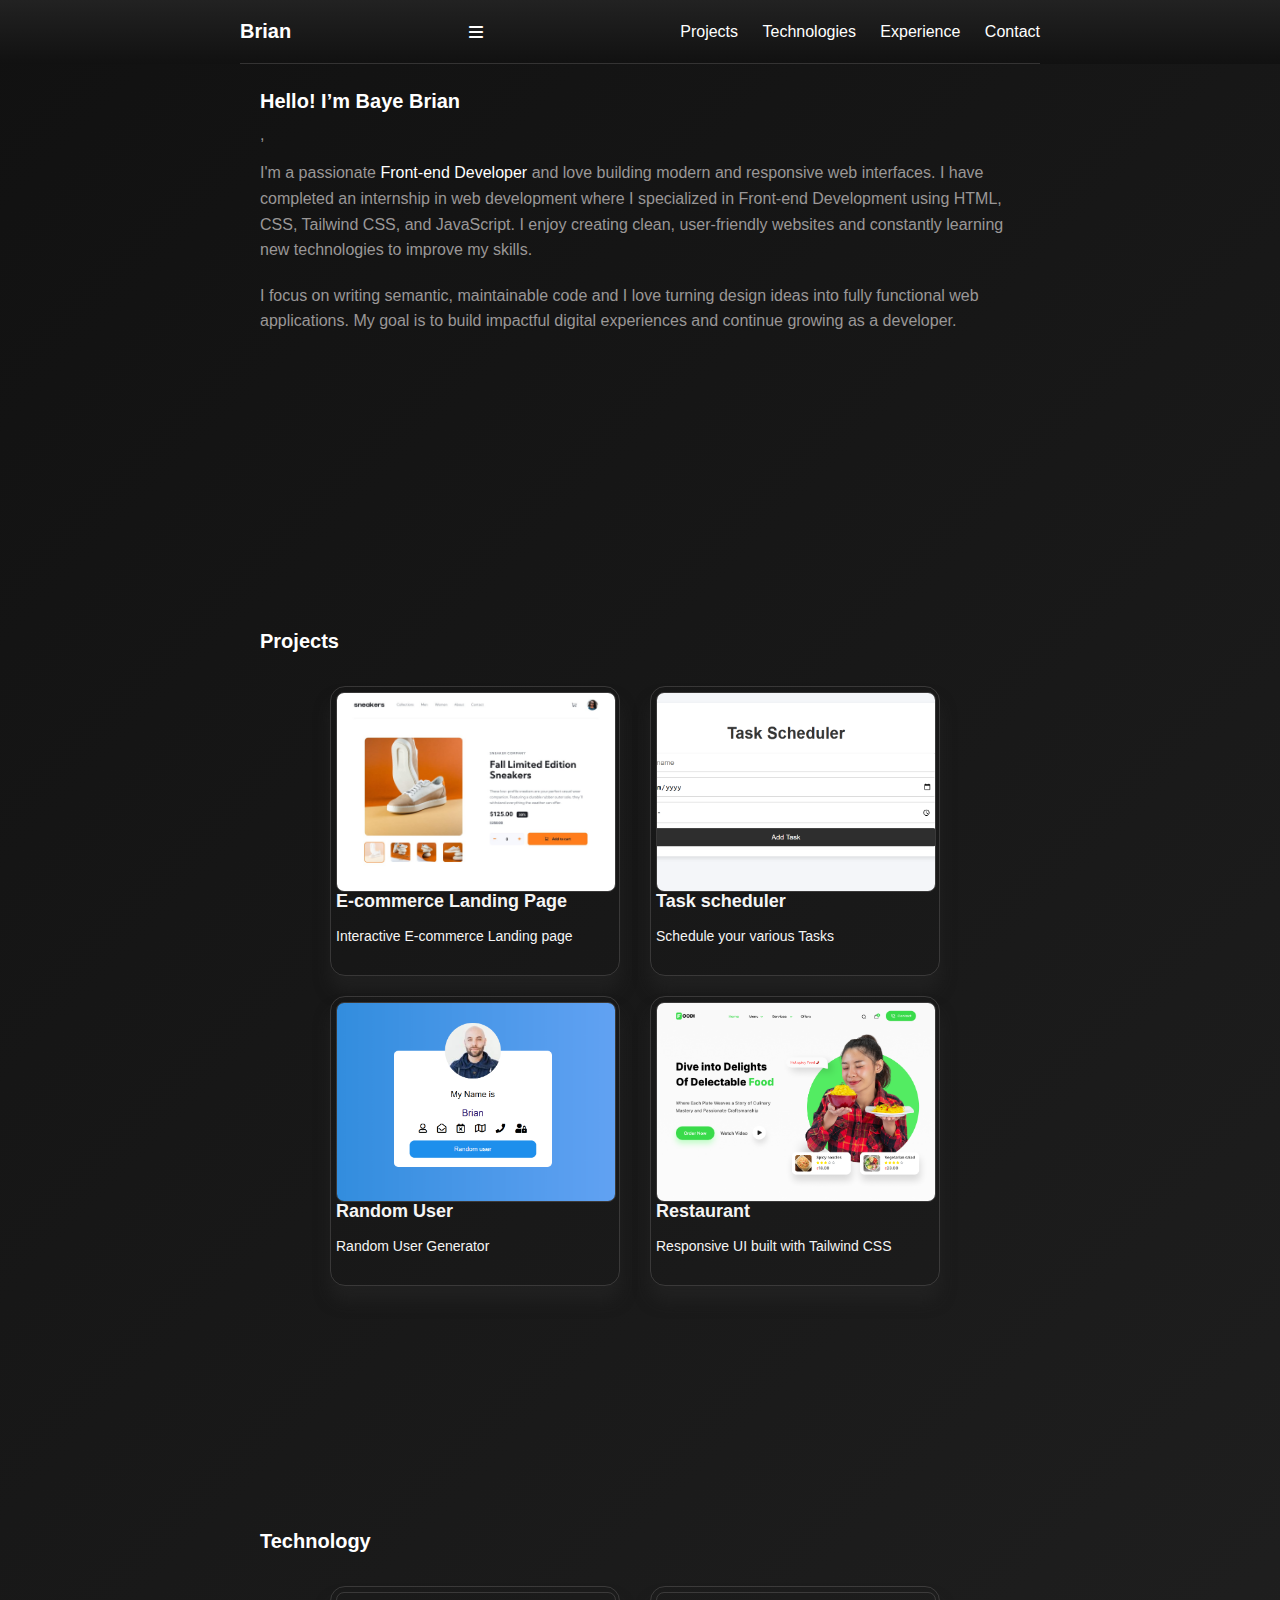
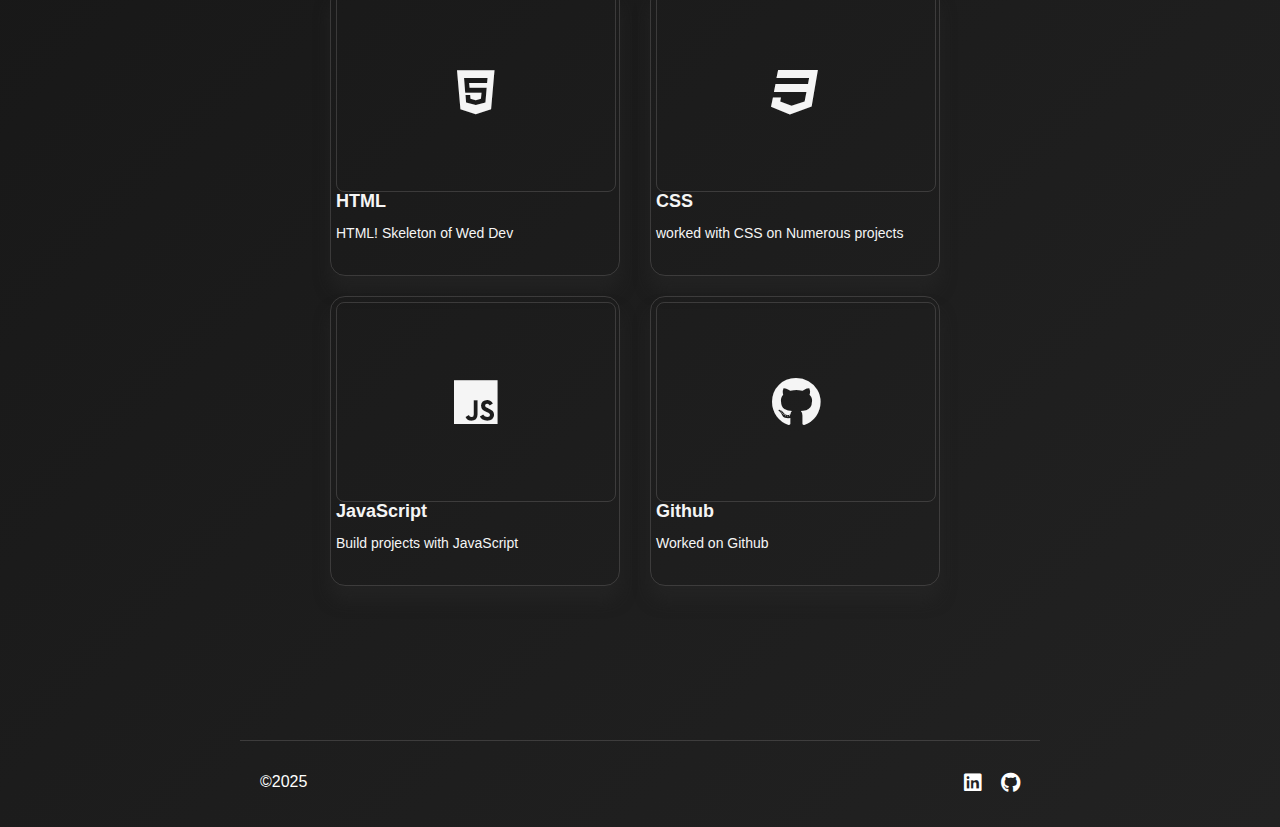
<file: index.html>
<!DOCTYPE html>
<html lang="en">
<head>
  <meta charset="UTF-8">
  <meta name="viewport" content="width=device-width, initial-scale=1.0">
  <title>Portfolio</title>
  <link rel="stylesheet" href="https://cdnjs.cloudflare.com/ajax/libs/font-awesome/6.5.0/css/all.min.css">
  <link rel="stylesheet" href="style.css">
</head>
<body>
  <header>
    <div class="container navbar">
      <div class="logo" ><a href="index.html">Brian</a></div>
      <i class="fas fa-bars" class="bar" ></i>
      <i class="fas fa-xmark"></i>
      <nav>
        <a href="project.html">Projects</a>
        <a href="skill.html">Technologies</a>
        <a href="experience.html">Experience</a>
        <a href="contact.html">Contact</a>
      </nav>
    </div>
    <div class="line"></div>
  </header>
<main>
    <section class="container1">
    <h1>Hello! I’m Baye Brian</h1>, 
    <p>I'm a passionate <span class="white"> Front-end Developer</span> and love building modern and responsive web interfaces. I have completed an internship in web development where I specialized in Front-end Development using HTML, CSS, Tailwind CSS, and JavaScript. I enjoy creating clean, user-friendly websites and constantly learning new technologies to improve my skills.</p>

    <p>I focus on writing semantic, maintainable code and I love turning design ideas into fully functional web applications. My goal is to build impactful digital experiences and continue growing as a developer.</p>
     
  </section>
  <section class="container2">
    <h1>Projects</h1>
    <div class="grid">
        <div class="project" onClick="window.location.href='https://learn-js-brian.vercel.app/';">
            <div class="imgb">
              <img src="../images/desktop-design.jpg" alt="">
            </div>
            <h3>E-commerce Landing Page</h3>
            <p>Interactive E-commerce Landing page</p>
        </div>
         <div class="project" onclick="window.location.href='https://task-scheduler-seven-orpin.vercel.app/';">
            <div class="imgb">
              <img src="../images/task.PNG" alt="">
            </div>
            <h3>Task scheduler</h3>
            <p>Schedule your various Tasks</p>
        </div>
         <div class="project" onclick="window.location.href='https://random-user-git-main-baye-brian-s-projects.vercel.app/';">
            <div class="imgb">
              <img src="../images/user.PNG" alt="">
            </div>
            <h3>Random User</h3>
            <p>Random User Generator</p>
        </div>
         <div class="project" onclick="window.location.href='https://brianrestaurant.netlify.app/';">
            <div class="imgb">
              <img src="../images/Resturent website.png" alt="">
            </div>
            <h3>Restaurant</h3>
            <p>Responsive UI built with Tailwind CSS</p>
        </div>
    </div>
  </section>
  <section class="container3">
     <h1>Technology</h1>
    </div>
    <div class="grid">
        <div class="projects">
            <div class="icx">
              <i class="fa-brands fa-html5"></i>
            </div>
            <h2>HTML</h2>
            <p>HTML! Skeleton of Wed Dev</p>
        </div>
        <div class="projects">
            <div class="icx">
              <i class="fa-brands fa-css3"></i>
            </div>
            <h2>CSS</h2>
            <p>worked with CSS on Numerous projects</p>
        </div>
        <div class="projects">
            <div class="icx">
              <i class="fa-brands fa-js"></i>
            </div>
            <h2>JavaScript</h2>
            <p>Build projects with JavaScript</p>
        </div>
        <div class="projects">
            <div class="icx">
              <i class="fa-brands fa-github"></i>
            </div>
            <h2>Github</h2>
            <p>Worked on Github</p>
        </div>
    </div>
  </section>
    <div class="line"></div>
</main>

<footer>
 <div class="foot">
   <p>&copy;2025</p>
    <div class="icon">
        <a href="https://www.linkedin.com/in/baye-brian-208a85350?utm_source=share&utm_campaign=share_via&utm_content=profile&utm_medium=android_app" target="_blank"><i class="fa-brands fa-linkedin"></i></a>
        <a href="https://github.com/Baye-Brian1" target="_blank"><i class="fa-brands fa-github"></i></a>
    </div>   
 </div>
</footer>
<script src="../script.js"></script>
</body>
</html>
</file>
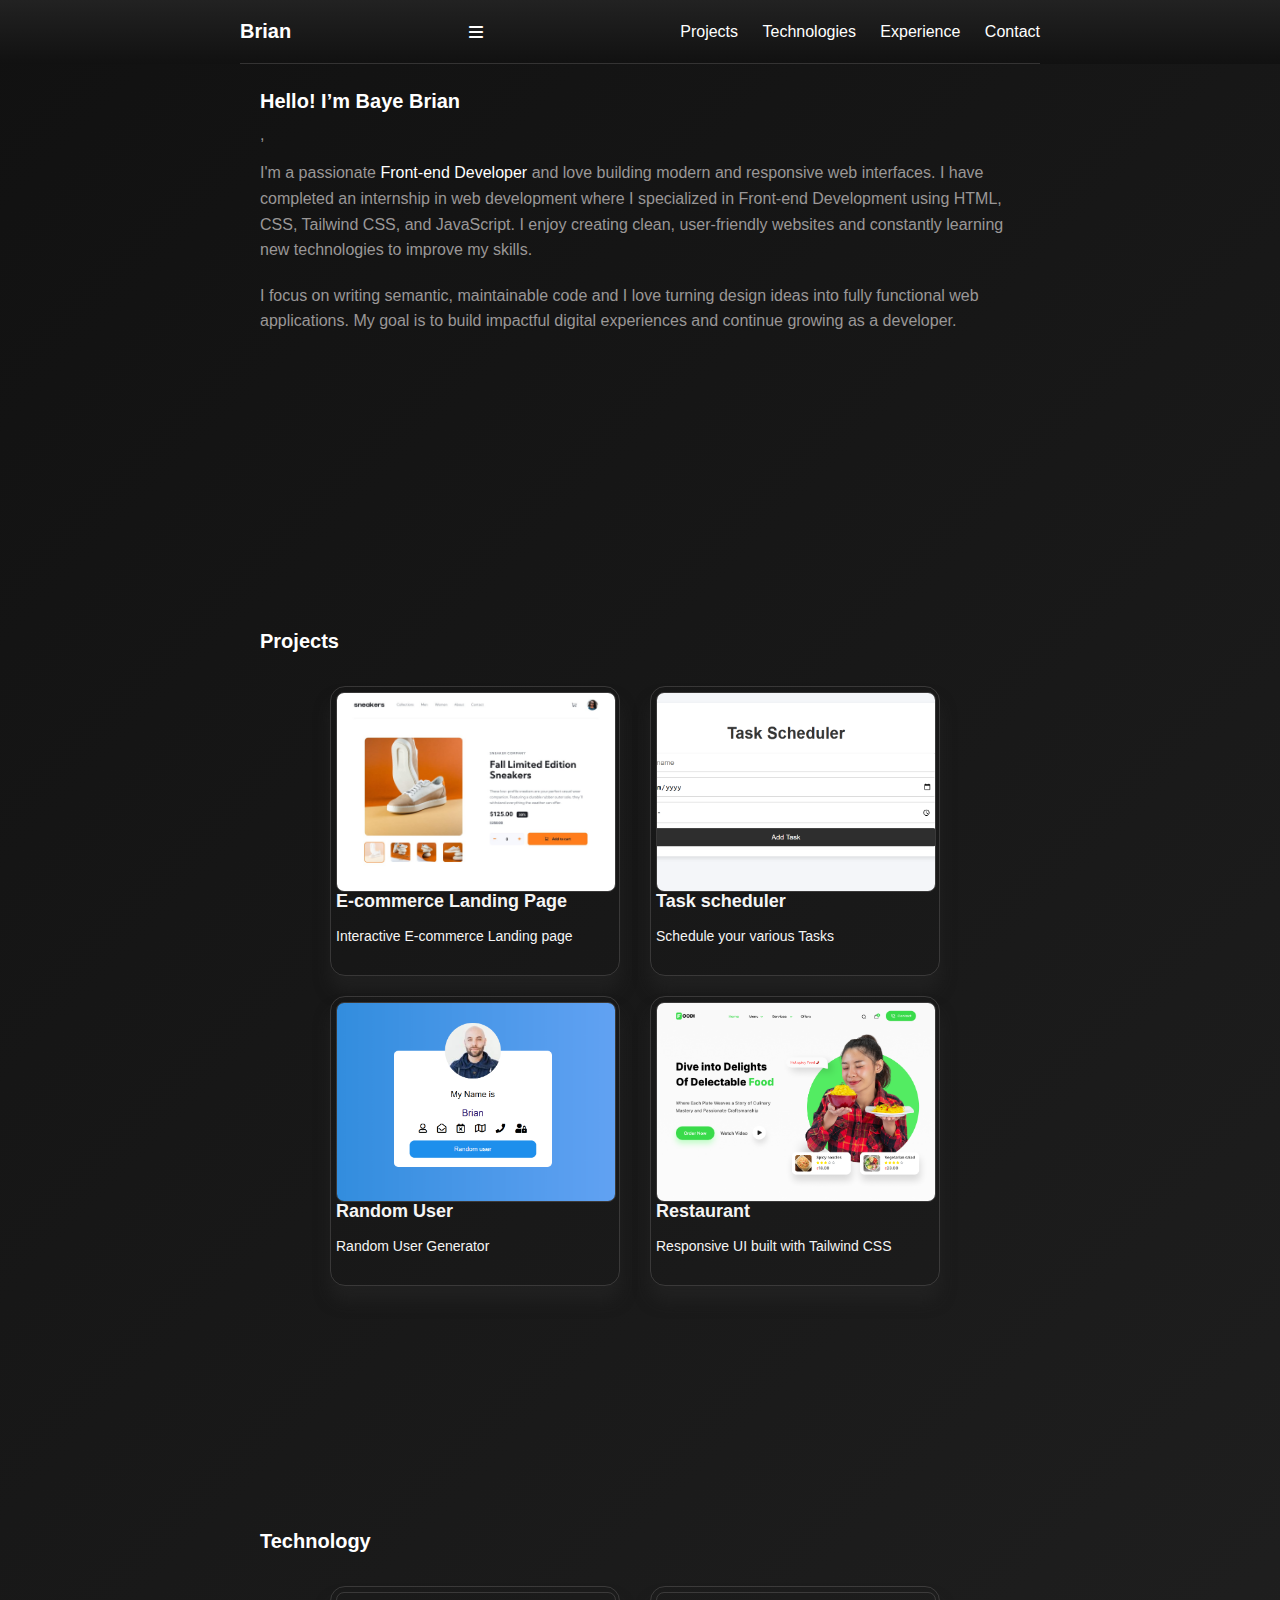
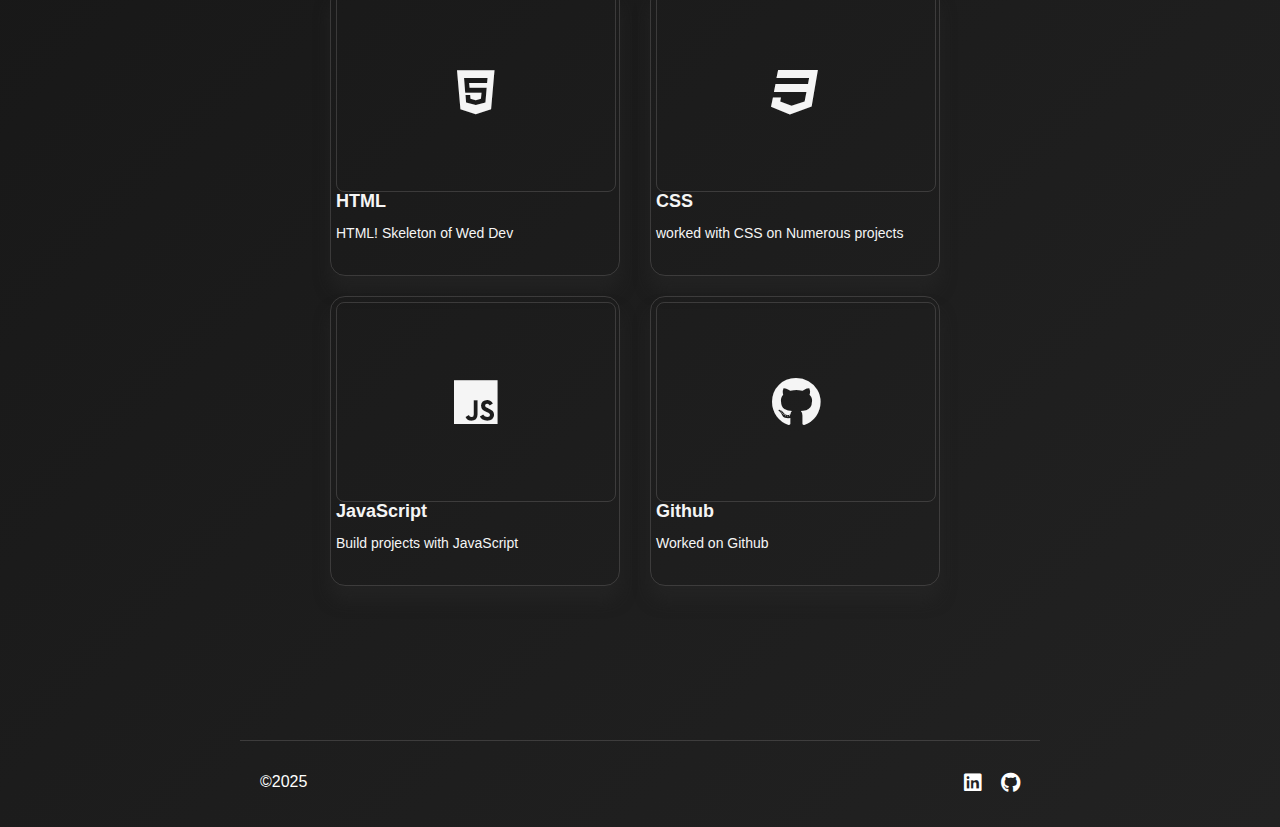
<file: html/index.html>
<!DOCTYPE html>
<html lang="en">
<head>
  <meta charset="UTF-8">
  <meta name="viewport" content="width=device-width, initial-scale=1.0">
  <title>Portfolio</title>
  <link rel="stylesheet" href="https://cdnjs.cloudflare.com/ajax/libs/font-awesome/6.5.0/css/all.min.css">
  <link rel="stylesheet" href="../style.css">
</head>
<body>
  <header>
    <div class="container navbar">
      <div class="logo" ><a href="index.html">Brian</a></div>
      <i class="fas fa-bars" class="bar" ></i>
      <i class="fas fa-xmark"></i>
      <nav>
        <a href="project.html">Projects</a>
        <a href="skill.html">Technologies</a>
        <a href="experience.html">Experience</a>
        <a href="contact.html">Contact</a>
      </nav>
    </div>
    <div class="line"></div>
  </header>
<main>
    <section class="container1">
    <h1>Hello! I’m Baye Brian</h1>, 
    <p>I'm a passionate <span class="white"> Front-end Developer</span> and love building modern and responsive web interfaces. I have completed an internship in web development where I specialized in Front-end Development using HTML, CSS, Tailwind CSS, and JavaScript. I enjoy creating clean, user-friendly websites and constantly learning new technologies to improve my skills.</p>

    <p>I focus on writing semantic, maintainable code and I love turning design ideas into fully functional web applications. My goal is to build impactful digital experiences and continue growing as a developer.</p>
     
  </section>
  <section class="container2">
    <h1>Projects</h1>
    <div class="grid">
        <div class="project" onClick="window.location.href='https://learn-js-brian.vercel.app/';">
            <div class="imgb">
              <img src="../images/desktop-design.jpg" alt="">
            </div>
            <h3>E-commerce Landing Page</h3>
            <p>Interactive E-commerce Landing page</p>
        </div>
         <div class="project" onclick="window.location.href='https://task-scheduler-seven-orpin.vercel.app/';">
            <div class="imgb">
              <img src="../images/task.PNG" alt="">
            </div>
            <h3>Task scheduler</h3>
            <p>Schedule your various Tasks</p>
        </div>
         <div class="project" onclick="window.location.href='https://random-user-git-main-baye-brian-s-projects.vercel.app/';">
            <div class="imgb">
              <img src="../images/user.PNG" alt="">
            </div>
            <h3>Random User</h3>
            <p>Random User Generator</p>
        </div>
         <div class="project" onclick="window.location.href='https://brianrestaurant.netlify.app/';">
            <div class="imgb">
              <img src="../images/Resturent website.png" alt="">
            </div>
            <h3>Restaurant</h3>
            <p>Responsive UI built with Tailwind CSS</p>
        </div>
    </div>
  </section>
  <section class="container3">
     <h1>Technology</h1>
    </div>
    <div class="grid">
        <div class="projects">
            <div class="icx">
              <i class="fa-brands fa-html5"></i>
            </div>
            <h2>HTML</h2>
            <p>HTML! Skeleton of Wed Dev</p>
        </div>
        <div class="projects">
            <div class="icx">
              <i class="fa-brands fa-css3"></i>
            </div>
            <h2>CSS</h2>
            <p>worked with CSS on Numerous projects</p>
        </div>
        <div class="projects">
            <div class="icx">
              <i class="fa-brands fa-js"></i>
            </div>
            <h2>JavaScript</h2>
            <p>Build projects with JavaScript</p>
        </div>
        <div class="projects">
            <div class="icx">
              <i class="fa-brands fa-github"></i>
            </div>
            <h2>Github</h2>
            <p>Worked on Github</p>
        </div>
    </div>
  </section>
    <div class="line"></div>
</main>

<footer>
 <div class="foot">
   <p>&copy;2025</p>
    <div class="icon">
        <a href="https://www.linkedin.com/in/baye-brian-208a85350?utm_source=share&utm_campaign=share_via&utm_content=profile&utm_medium=android_app" target="_blank"><i class="fa-brands fa-linkedin"></i></a>
        <a href="https://github.com/Baye-Brian1" target="_blank"><i class="fa-brands fa-github"></i></a>
    </div>   
 </div>
</footer>
<script src="../script.js"></script>
</body>
</html>
</file>
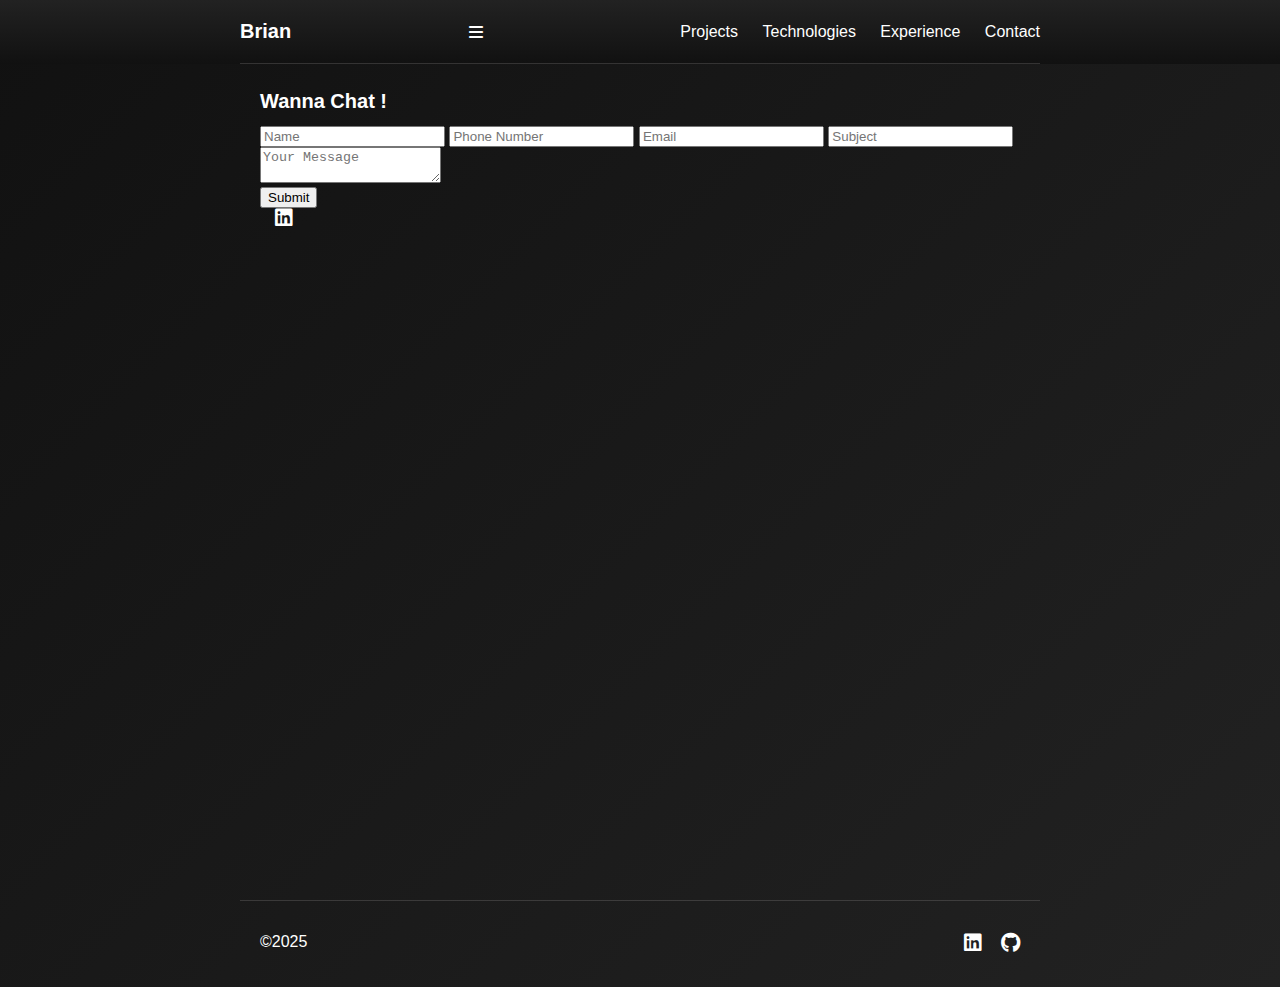
<file: contact.html>
<!DOCTYPE html>
<html lang="en">
<head>
  <meta charset="UTF-8">
  <meta name="viewport" content="width=device-width, initial-scale=1.0">
  <title>Contact</title>
  <link rel="stylesheet" href="style.css">
  <link rel="stylesheet" href="https://cdnjs.cloudflare.com/ajax/libs/font-awesome/6.5.0/css/all.min.css">
</head>
<body>
   <header>
    <div class="container navbar">
      <div class="logo" ><a href="index.html">Brian</a></div>
      <i class="fas fa-bars" class="bar"></i>
      <i class="fas fa-xmark"></i>
      <nav>
        <a href="project.html">Projects</a>
        <a href="skill.html">Technologies</a>
        <a href="experience.html">Experience</a>
        <a href="contact.html" class="active">Contact</a>
      </nav>
    </div>
    <div class="line"></div>
  </header>
  <main>
    <section class="container3">
        <h1>Wanna Chat !</h1>
      <form action="https://formsubmit.co/bayebrian89@gmail.com" method="post">
      <input type="text" placeholder="Name" required>
      <input type="tel" placeholder="Phone Number" required>
      <input type="email" placeholder="Email" required>
      <input type="text" placeholder="Subject" required>
      <textarea name="message" placeholder="Your Message" class="area" required></textarea>
      <div class="sub">
       <button class="submit">Submit</button>
        <div class="icon">
          <a href="https://www.linkedin.com/in/baye-brian-208a85350?utm_source=share&utm_campaign=share_via&utm_content=profile&utm_medium=android_app" target="_blank"><i class="fa-brands fa-linkedin"></i></a>
        </div>
      </div>
     </form>
    </section>
   <div class="line"></div>
  </main>
   <footer>
    <div class="foot">
    <p>&copy;2025</p>
    <div class="icon">
        <a href="https://www.linkedin.com/in/baye-brian-208a85350?utm_source=share&utm_campaign=share_via&utm_content=profile&utm_medium=android_app" target="_blank"><i class="fa-brands fa-linkedin"></i></a>
        <a href="https://github.com/Baye-Brian1" target="_blank"><i class="fa-brands fa-github"></i></i></a>
    </div>
    </div>
   </footer>
 <script src="../script.js"></script> 
</body>
</html>
</file>
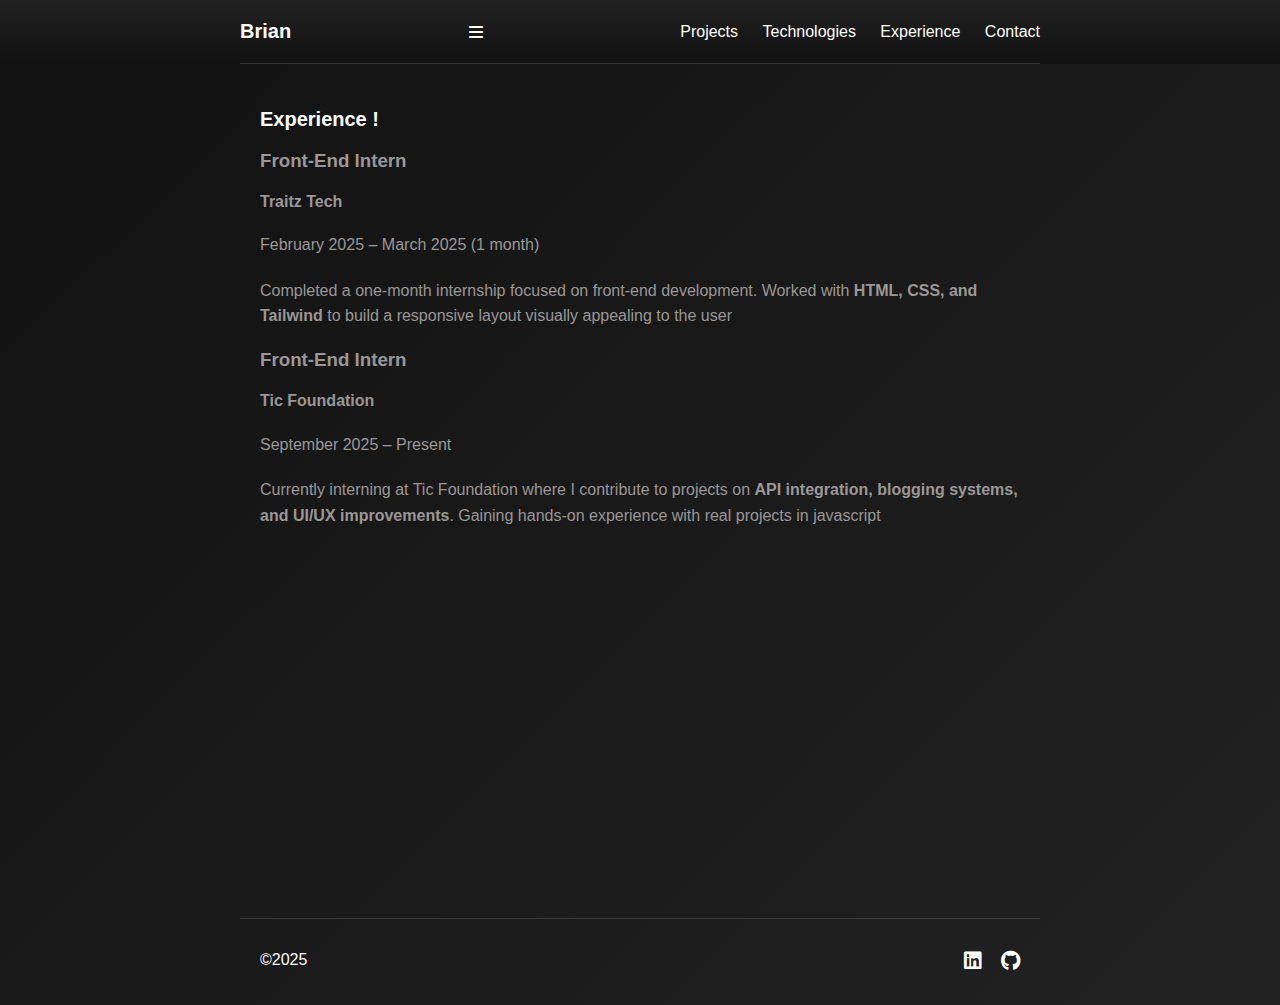
<file: experience.html>
!DOCTYPE html>
<html lang="en">
<head>
  <meta charset="UTF-8">
  <meta name="viewport" content="width=device-width, initial-scale=1.0">
  <title>Experience</title>
  <link rel="stylesheet" href="style.css">
  <link rel="stylesheet" href="https://cdnjs.cloudflare.com/ajax/libs/font-awesome/6.5.0/css/all.min.css">
</head>
<body>
   <header>
    <div class="container navbar">
      <div class="logo" ><a href="index.html">Brian</a></div>
      <i class="fas fa-bars" class="bar"></i>
      <i class="fas fa-xmark"></i>
      <nav>
        <a href="project.html">Projects</a>
        <a href="skill.html">Technologies</a>
        <a href="experience.html" class="active">Experience</a>
        <a href="contact.html">Contact</a>
      </nav>
    </div>
    <div class="line"></div>
  </header>
  <main>
    <section class="container3">
        <h1>Experience !</h1>
        <div class="experience-card">
      <h3>Front-End Intern</h3>
      <h4>Traitz Tech</h4>
      <p class="date">February 2025 – March 2025 (1 month)</p>
      <p class="desc">
        Completed a one-month internship focused on front-end development.  
        Worked with <strong>HTML, CSS, and Tailwind</strong> to build a responsive layout visually appealing
        to the user
      </p>
    </div>

    <div class="experience-card">
      <h3>Front-End Intern</h3>
      <h4>Tic Foundation</h4>
      <p class="date">September 2025 – Present</p>
      <p class="desc">
        Currently interning at Tic Foundation where I contribute to projects on  
        <strong>API integration, blogging systems, and UI/UX improvements</strong>.  
        Gaining hands-on experience with real projects in javascript
      </p>
    </div>
      
    </section>
   <div class="line"></div>
  </main>
   <footer>
    <div class="foot">
    <p>&copy;2025</p>
    <div class="icon">
        <a href="https://www.linkedin.com/in/baye-brian-208a85350?utm_source=share&utm_campaign=share_via&utm_content=profile&utm_medium=android_app" target="_blank"><i class="fa-brands fa-linkedin"></i></a>
        <a href="https://github.com/Baye-Brian1" target="_blank"><i class="fa-brands fa-github"></i></i></a>
    </div>
    </div>
   </footer>
  <script src="../script.js"></script>
</body>
</html>
</file>
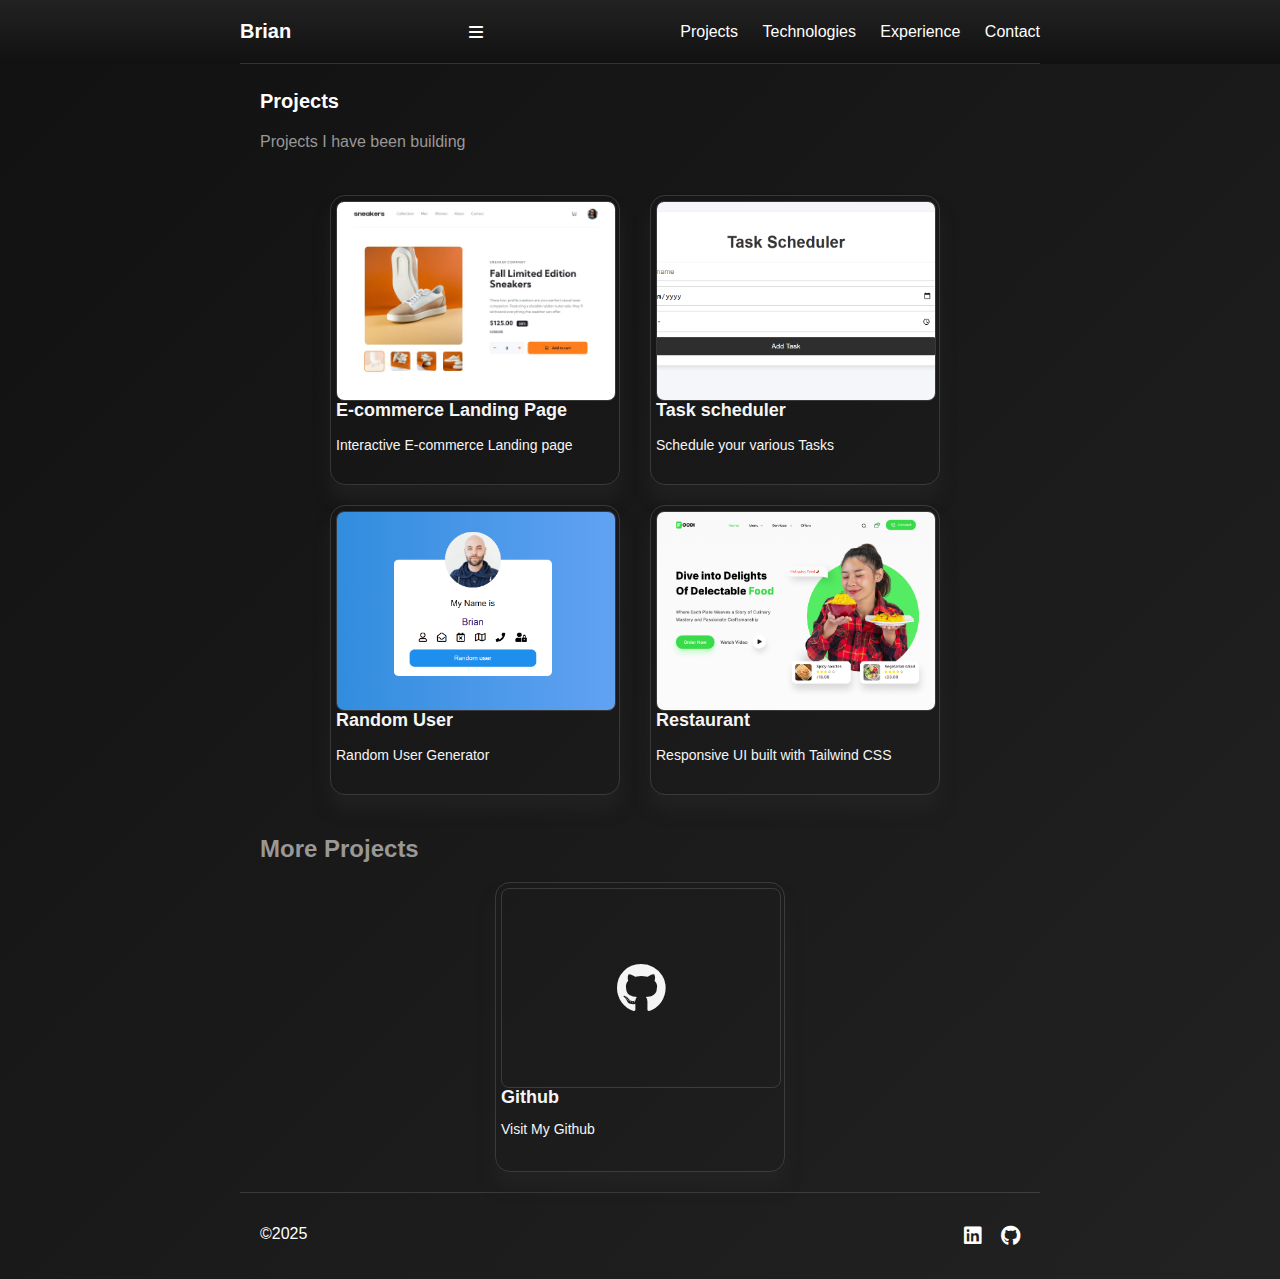
<file: project.html>
<!DOCTYPE html>
<html lang="en">
<head>
  <meta charset="UTF-8">
  <meta name="viewport" content="width=device-width, initial-scale=1.0">
  <title>projects</title>
  <link rel="stylesheet" href="style.css">
  <link rel="stylesheet" href="https://cdnjs.cloudflare.com/ajax/libs/font-awesome/6.5.0/css/all.min.css">
</head>
<body>
   <header>
    <div class="container navbar">
      <div class="logo" ><a href="index.html">Brian</a></div>
      <i class="fas fa-bars" class="bar"></i>
      <i class="fas fa-xmark"></i>
      <nav>
        <a href="project.html" class="active">Projects</a>
        <a href="skill.html">Technologies</a>
        <a href="experience.html">Experience</a>
        <a href="contact.html">Contact</a>
      </nav>
    </div>
    <div class="line"></div>
  </header>
  <main>
     <section class="container2">
    <h1>Projects</h1>
    <p>Projects I have been building</p>
    <div class="grid">
        <div class="project" onClick="window.location.href='https://learn-js-brian.vercel.app/';">
            <div class="imgb">
              <img src="../images/desktop-design.jpg" alt="">
            </div>
            <h3>E-commerce Landing Page</h3>
            <p>Interactive E-commerce Landing page</p>
        </div>
         <div class="project" onclick="window.location.href='https://task-scheduler-seven-orpin.vercel.app/';">
            <div class="imgb">
              <img src="../images/task.PNG" alt="">
            </div>
            <h3>Task scheduler</h3>
            <p>Schedule your various Tasks</p>
        </div>
         <div class="project" onclick="window.location.href='https://random-user-git-main-baye-brian-s-projects.vercel.app/';">
            <div class="imgb">
              <img src="../images/user.PNG" alt="">
            </div>
            <h3>Random User</h3>
            <p>Random User Generator</p>
        </div>
        <div class="project" onclick="window.location.href='https://brianrestaurant.netlify.app/';">
            <div class="imgb">
              <img src="../images/Resturent website.png" alt="">
            </div>
            <h3>Restaurant</h3>
            <p>Responsive UI built with Tailwind CSS</p>
        </div>
    </div>
    <h2>More Projects</h2>
    <div class="cent">
      <div class="projects" onclick="window.location.href='https://github.com/Baye-Brian1';">
    <div class="icx">
      <i class="fa-brands fa-github"></i>
    </div>
    <h2>Github</h2>
    <p>Visit My Github</p>
</div>
    </div>
  </section>
  
   <div class="line"></div>
  </main>
   <footer>
    <div class="foot">
    <p>&copy;2025</p>
    <div class="icon">
        <a href="https://www.linkedin.com/in/baye-brian-208a85350?utm_source=share&utm_campaign=share_via&utm_content=profile&utm_medium=android_app" target="_blank"><i class="fa-brands fa-linkedin"></i></a>
        <a href="https://github.com/Baye-Brian1" target="_blank"><i class="fa-brands fa-github"></i></i></a>
    </div>
    </div>
   </footer>
<script src="../script.js"></script>
</body>
</html>
</file>
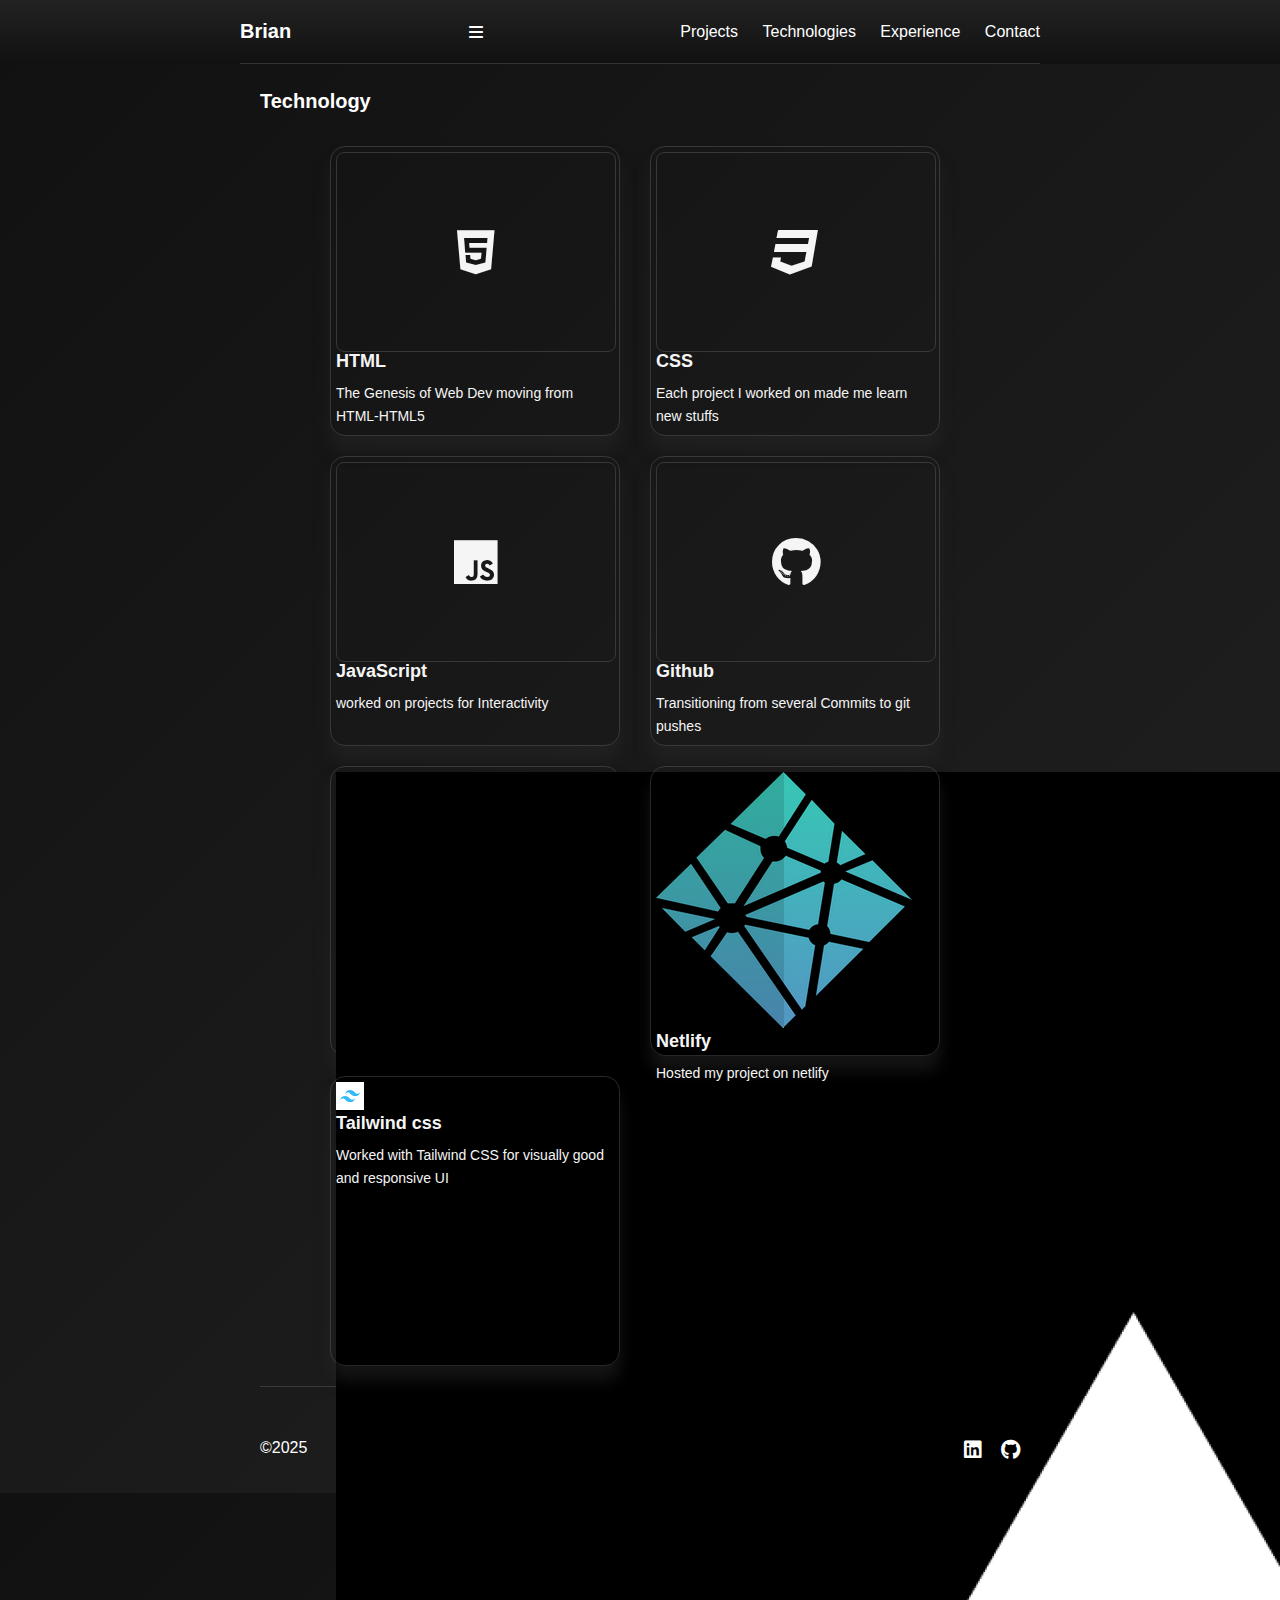
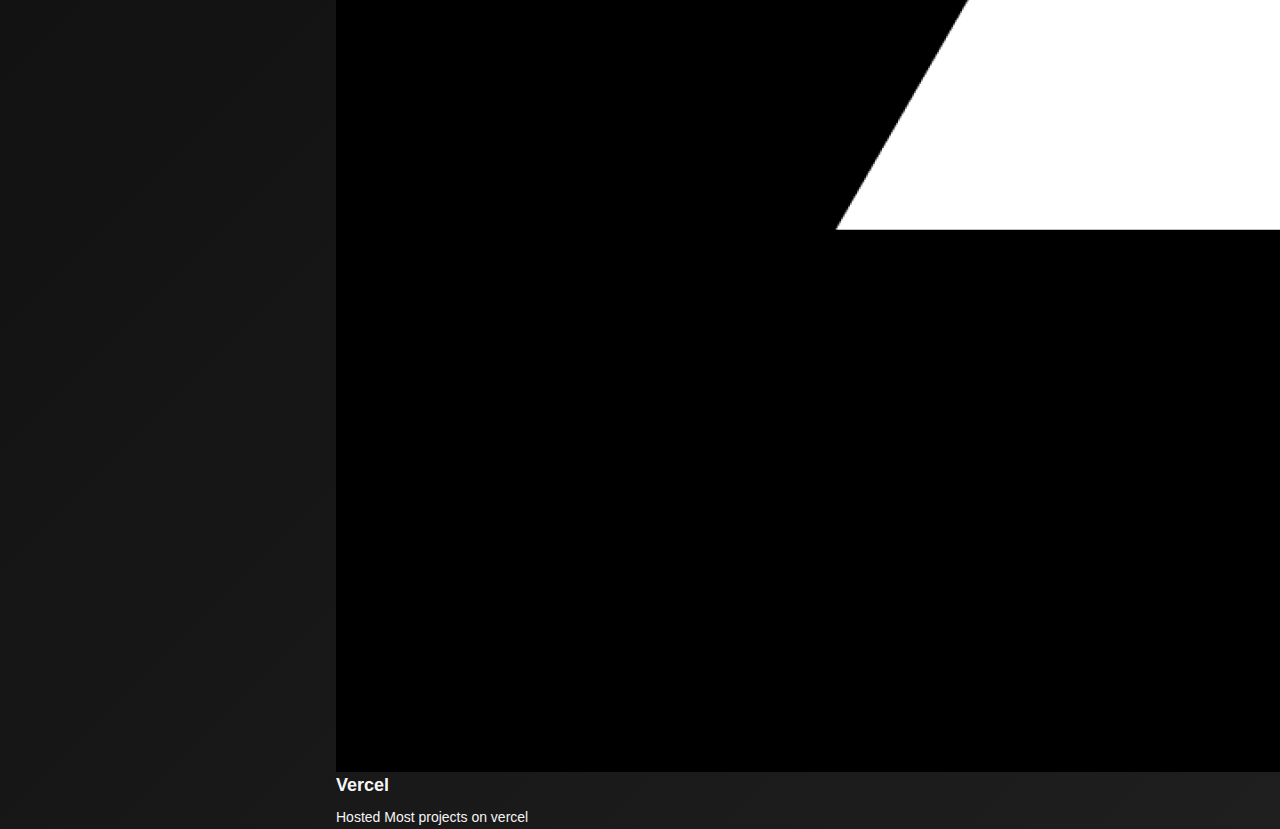
<file: skill.html>
<!DOCTYPE html>
<html lang="en">
<head>
  <meta charset="UTF-8">
  <meta name="viewport" content="width=device-width, initial-scale=1.0">
  <title>skills</title>
</head>
 <link rel="stylesheet" href="style.css">
   <link rel="stylesheet" href="https://cdnjs.cloudflare.com/ajax/libs/font-awesome/6.5.0/css/all.min.css">
<body>
   <header>
    <div class="container navbar">
      <div class="logo" ><a href="index.html">Brian</a></div>
      <i class="fas fa-bars" class="bar"></i>
      <i class="fas fa-xmark"></i>
      <nav>
        <a href="project.html">Projects</a>
        <a href="skill.html" class="active">Technologies</a>
        <a href="experience.html">Experience</a>
        <a href="contact.html">Contact</a>
      </nav>
    </div>
    <div class="line"></div>
  </header>
  <main>
    <div class="container3">
     <h1>Technology</h1>

<div class="grid">
  <div class="projects">
    <div class="icx">
      <i class="fa-brands fa-html5"></i>
    </div>
    <h2>HTML</h2>
    <p>The Genesis of Web Dev moving from HTML-HTML5</p>
  </div>
  <div class="projects">
    <div class="icx">
      <i class="fa-brands fa-css3"></i>
    </div>
    <h2>CSS</h2>
    <p>Each project I worked on made me learn new stuffs</p>
  </div>
  <div class="projects">
    <div class="icx">
      <i class="fa-brands fa-js"></i>
    </div>
    <h2>JavaScript</h2>
    <p>worked on projects for Interactivity</p>
  </div>
  <div class="projects">
    <div class="icx">
      <i class="fa-brands fa-github"></i>
    </div>
    <h2>Github</h2>
    <p>Transitioning from several Commits to git pushes</p>
  </div>
  <div class="projects">
    <div class="icxx">
      <img src="../images/Vercel Logo.png" alt="" class="imgx">
    </div>
    <h2>Vercel</h2>
    <p>Hosted Most projects on vercel</p>
   </div>
  <div class="projects">
    <div class="icxx">
     <img src="../images/net.webp" alt="" class="imgx">
    </div>
    <h2>Netlify</h2>
    <p>Hosted my project on netlify</p>
  </div>
  <div class="projects">
    <div class="icxx">
      <img src="../images/download.png" alt="" class="imgx">
    </div>
      <h2>Tailwind css</h2>
      <p>Worked with Tailwind CSS for visually good and responsive UI</p>
  </div>
</div>
  </section>
    <div class="line"></div>
  </main>
  <footer>
 <div class="foot">
   <p>&copy;2025</p>
    <div class="icon">
        <a href="https://www.linkedin.com/in/baye-brian-208a85350?utm_source=share&utm_campaign=share_via&utm_content=profile&utm_medium=android_app" target="_blank"><i class="fa-brands fa-linkedin"></i></a>
        <a href="https://github.com/Baye-Brian1" target="_blank"><i class="fa-brands fa-github"></i></a>
    </div>   
 </div>
</footer>
<script src="../script.js"></script>
</body>
</html>
</file>
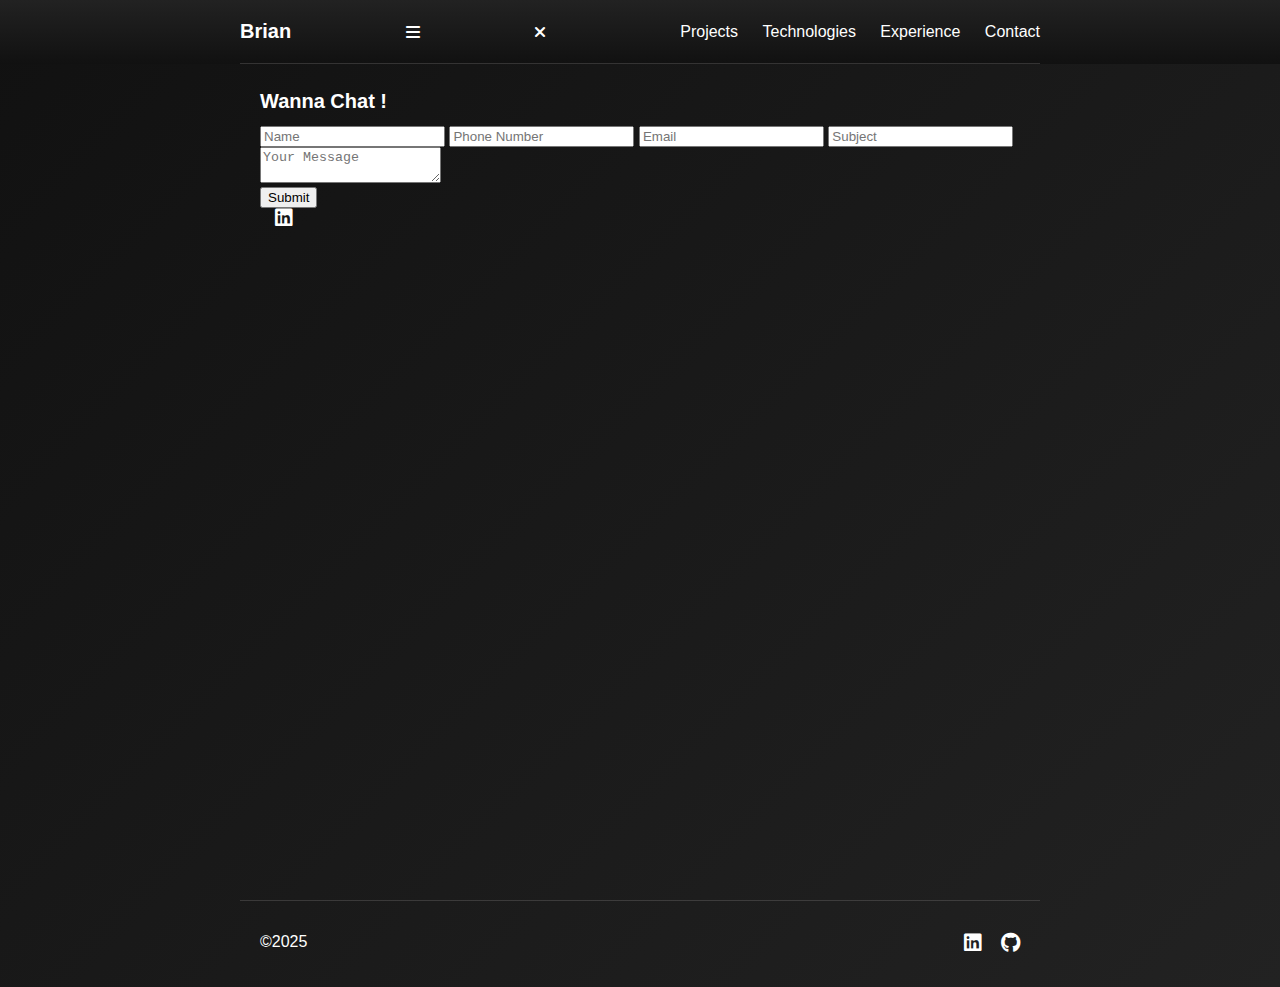
<file: html/contact.html>
<!DOCTYPE html>
<html lang="en">
<head>
  <meta charset="UTF-8">
  <meta name="viewport" content="width=device-width, initial-scale=1.0">
  <title>Document</title>
  <link rel="stylesheet" href="../style.css">
  <link rel="stylesheet" href="https://cdnjs.cloudflare.com/ajax/libs/font-awesome/6.5.0/css/all.min.css">
</head>
<body>
   <header>
    <div class="container navbar">
      <div class="logo" ><a href="index.html">Brian</a></div>
      <i class="fas fa-bars" class="bar"></i>
      <i class="fas fa-close"></i>
      <nav>
        <a href="project.html">Projects</a>
        <a href="skill.html">Technologies</a>
        <a href="experience.html">Experience</a>
        <a href="contact.html" class="active">Contact</a>
      </nav>
    </div>
    <div class="line"></div>
  </header>
  <main>
    <section class="container3">
        <h1>Wanna Chat !</h1>
      <form action="https://formsubmit.co/bayebrian89@gmail.com" method="post">
      <input type="text" placeholder="Name" required>
      <input type="tel" placeholder="Phone Number" required>
      <input type="email" placeholder="Email" required>
      <input type="text" placeholder="Subject" required>
      <textarea name="message" placeholder="Your Message" class="area" required></textarea>
      <div class="sub">
       <button class="submit">Submit</button>
        <div class="icon">
          <a href="https://www.linkedin.com/in/baye-brian-208a85350?utm_source=share&utm_campaign=share_via&utm_content=profile&utm_medium=android_app" target="_blank"><i class="fa-brands fa-linkedin"></i></a>
        </div>
      </div>
     </form>
    </section>
   <div class="line"></div>
  </main>
   <footer>
    <div class="foot">
    <p>&copy;2025</p>
    <div class="icon">
        <a href="https://www.linkedin.com/in/baye-brian-208a85350?utm_source=share&utm_campaign=share_via&utm_content=profile&utm_medium=android_app" target="_blank"><i class="fa-brands fa-linkedin"></i></a>
        <a href="https://github.com/Baye-Brian1" target="_blank"><i class="fa-brands fa-github"></i></i></a>
    </div>
    </div>
   </footer>
 <script src="../script.js"></script> 
</body>
</html>
</file>
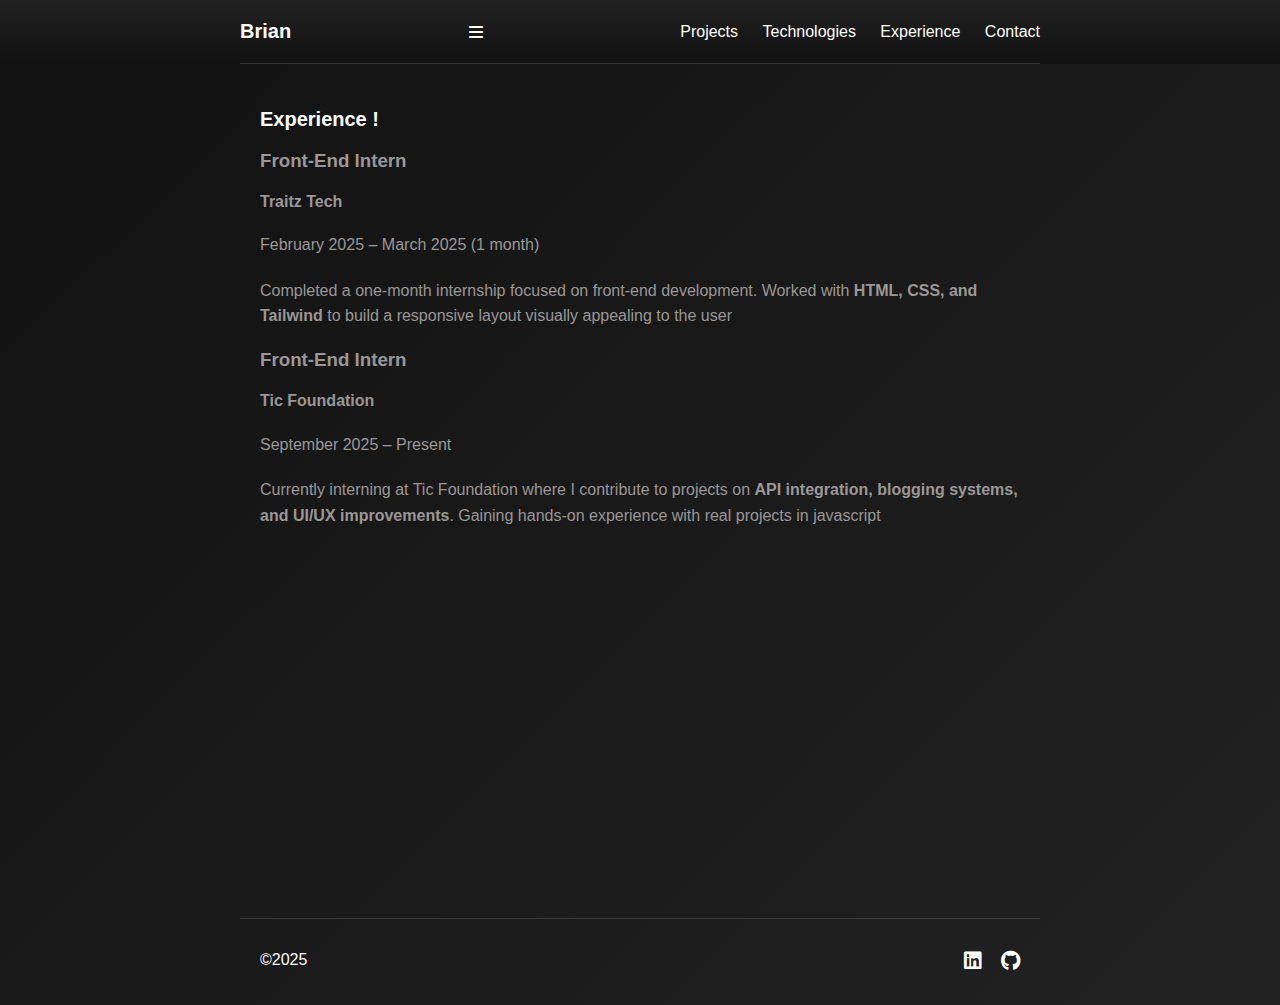
<file: html/experience.html>
!DOCTYPE html>
<html lang="en">
<head>
  <meta charset="UTF-8">
  <meta name="viewport" content="width=device-width, initial-scale=1.0">
  <title>Experience</title>
  <link rel="stylesheet" href="../style.css">
  <link rel="stylesheet" href="https://cdnjs.cloudflare.com/ajax/libs/font-awesome/6.5.0/css/all.min.css">
</head>
<body>
   <header>
    <div class="container navbar">
      <div class="logo" ><a href="index.html">Brian</a></div>
      <i class="fas fa-bars" class="bar"></i>
      <i class="fas fa-xmark"></i>
      <nav>
        <a href="project.html">Projects</a>
        <a href="skill.html">Technologies</a>
        <a href="experience.html" class="active">Experience</a>
        <a href="contact.html">Contact</a>
      </nav>
    </div>
    <div class="line"></div>
  </header>
  <main>
    <section class="container3">
        <h1>Experience !</h1>
        <div class="experience-card">
      <h3>Front-End Intern</h3>
      <h4>Traitz Tech</h4>
      <p class="date">February 2025 – March 2025 (1 month)</p>
      <p class="desc">
        Completed a one-month internship focused on front-end development.  
        Worked with <strong>HTML, CSS, and Tailwind</strong> to build a responsive layout visually appealing
        to the user
      </p>
    </div>

    <div class="experience-card">
      <h3>Front-End Intern</h3>
      <h4>Tic Foundation</h4>
      <p class="date">September 2025 – Present</p>
      <p class="desc">
        Currently interning at Tic Foundation where I contribute to projects on  
        <strong>API integration, blogging systems, and UI/UX improvements</strong>.  
        Gaining hands-on experience with real projects in javascript
      </p>
    </div>
      
    </section>
   <div class="line"></div>
  </main>
   <footer>
    <div class="foot">
    <p>&copy;2025</p>
    <div class="icon">
        <a href="https://www.linkedin.com/in/baye-brian-208a85350?utm_source=share&utm_campaign=share_via&utm_content=profile&utm_medium=android_app" target="_blank"><i class="fa-brands fa-linkedin"></i></a>
        <a href="https://github.com/Baye-Brian1" target="_blank"><i class="fa-brands fa-github"></i></i></a>
    </div>
    </div>
   </footer>
  <script src="../script.js"></script>
</body>
</html>
</file>
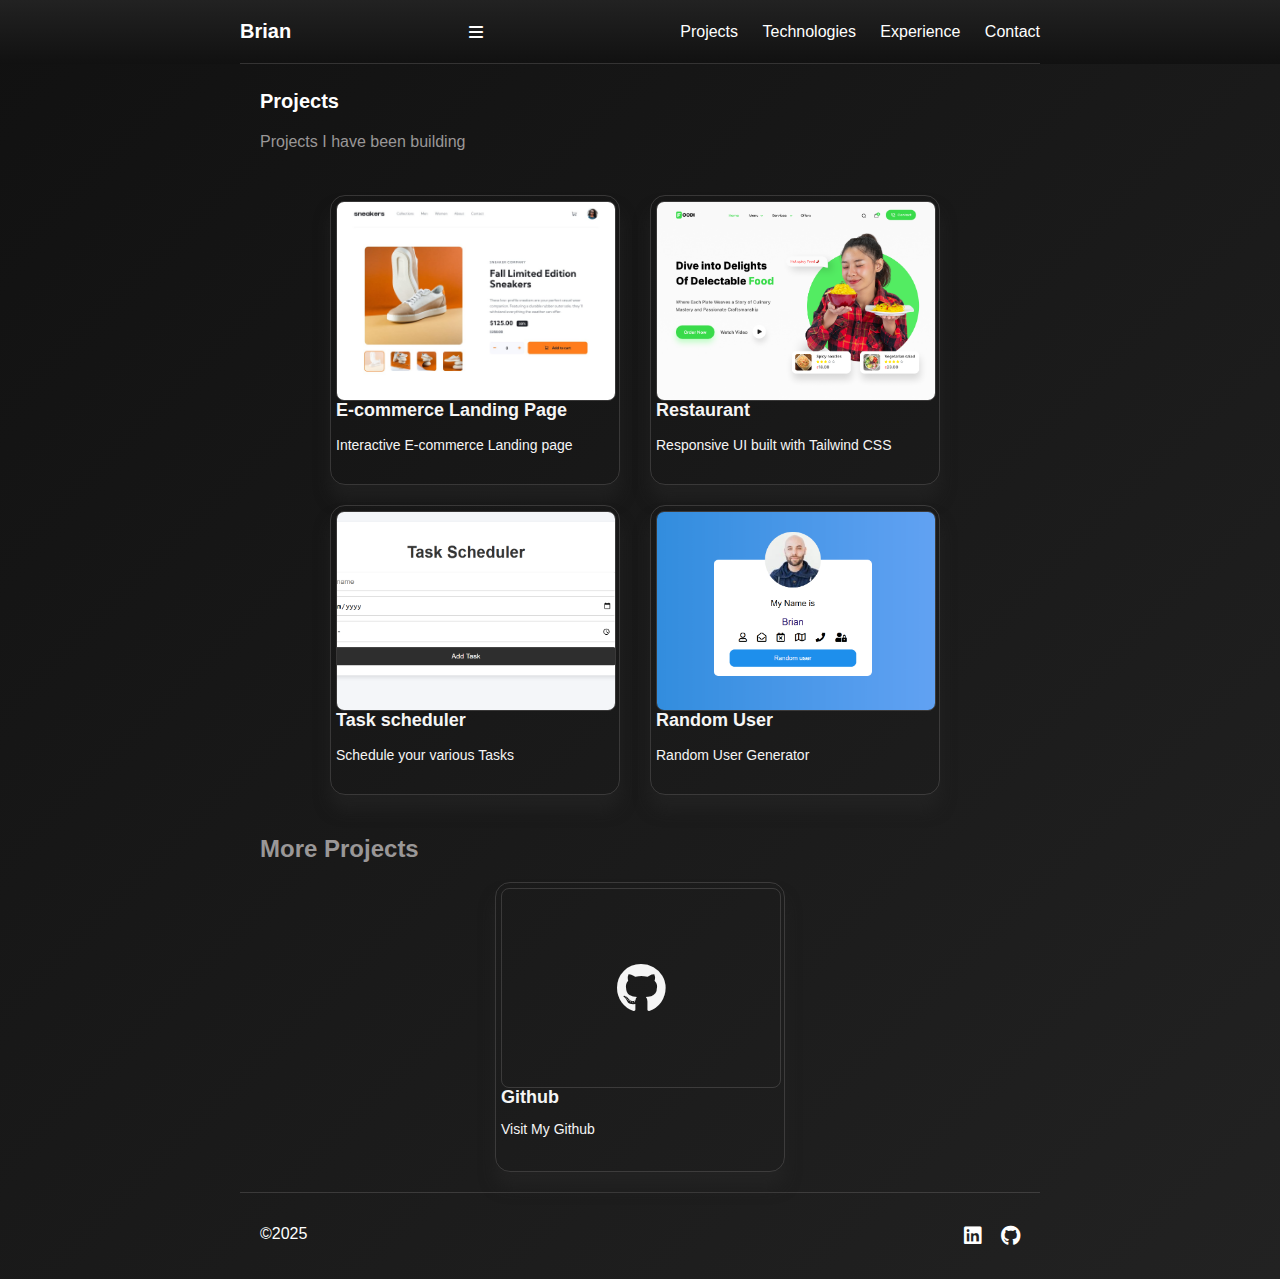
<file: html/project.html>
<!DOCTYPE html>
<html lang="en">
<head>
  <meta charset="UTF-8">
  <meta name="viewport" content="width=device-width, initial-scale=1.0">
  <title>projects</title>
  <link rel="stylesheet" href="../style.css">
  <link rel="stylesheet" href="https://cdnjs.cloudflare.com/ajax/libs/font-awesome/6.5.0/css/all.min.css">
</head>
<body>
   <header>
    <div class="container navbar">
      <div class="logo" ><a href="index.html">Brian</a></div>
      <i class="fas fa-bars" class="bar"></i>
      <i class="fas fa-xmark"></i>
      <nav>
        <a href="project.html" class="active">Projects</a>
        <a href="skill.html">Technologies</a>
        <a href="experience.html">Experience</a>
        <a href="contact.html">Contact</a>
      </nav>
    </div>
    <div class="line"></div>
  </header>
  <main>
     <section class="container2">
    <h1>Projects</h1>
    <p>Projects I have been building</p>
    <div class="grid">
        <div class="project" onClick="window.location.href='https://learn-js-brian.vercel.app/';">
            <div class="imgb">
              <img src="../images/desktop-design.jpg" alt="">
            </div>
            <h3>E-commerce Landing Page</h3>
            <p>Interactive E-commerce Landing page</p>
        </div>
         <div class="project" onclick="window.location.href='https://brianrestaurant.netlify.app/';">
            <div class="imgb">
              <img src="../images/Resturent website.png" alt="">
            </div>
            <h3>Restaurant</h3>
            <p>Responsive UI built with Tailwind CSS</p>
        </div>
         <div class="project" onclick="window.location.href='https://task-scheduler-seven-orpin.vercel.app/';">
            <div class="imgb">
              <img src="../images/task.PNG" alt="">
            </div>
            <h3>Task scheduler</h3>
            <p>Schedule your various Tasks</p>
        </div>
         <div class="project" onclick="window.location.href='https://random-user-git-main-baye-brian-s-projects.vercel.app/';">
            <div class="imgb">
              <img src="../images/user.PNG" alt="">
            </div>
            <h3>Random User</h3>
            <p>Random User Generator</p>
        </div>
    </div>
    <h2>More Projects</h2>
    <div class="cent">
      <div class="projects" onclick="window.location.href='https://github.com/Baye-Brian1';">
    <div class="icx">
      <i class="fa-brands fa-github"></i>
    </div>
    <h2>Github</h2>
    <p>Visit My Github</p>
</div>
    </div>
  </section>
  
   <div class="line"></div>
  </main>
   <footer>
    <div class="foot">
    <p>&copy;2025</p>
    <div class="icon">
        <a href="https://www.linkedin.com/in/baye-brian-208a85350?utm_source=share&utm_campaign=share_via&utm_content=profile&utm_medium=android_app" target="_blank"><i class="fa-brands fa-linkedin"></i></a>
        <a href="https://github.com/Baye-Brian1" target="_blank"><i class="fa-brands fa-github"></i></i></a>
    </div>
    </div>
   </footer>
<script src="../script.js"></script>
</body>
</html>
</file>
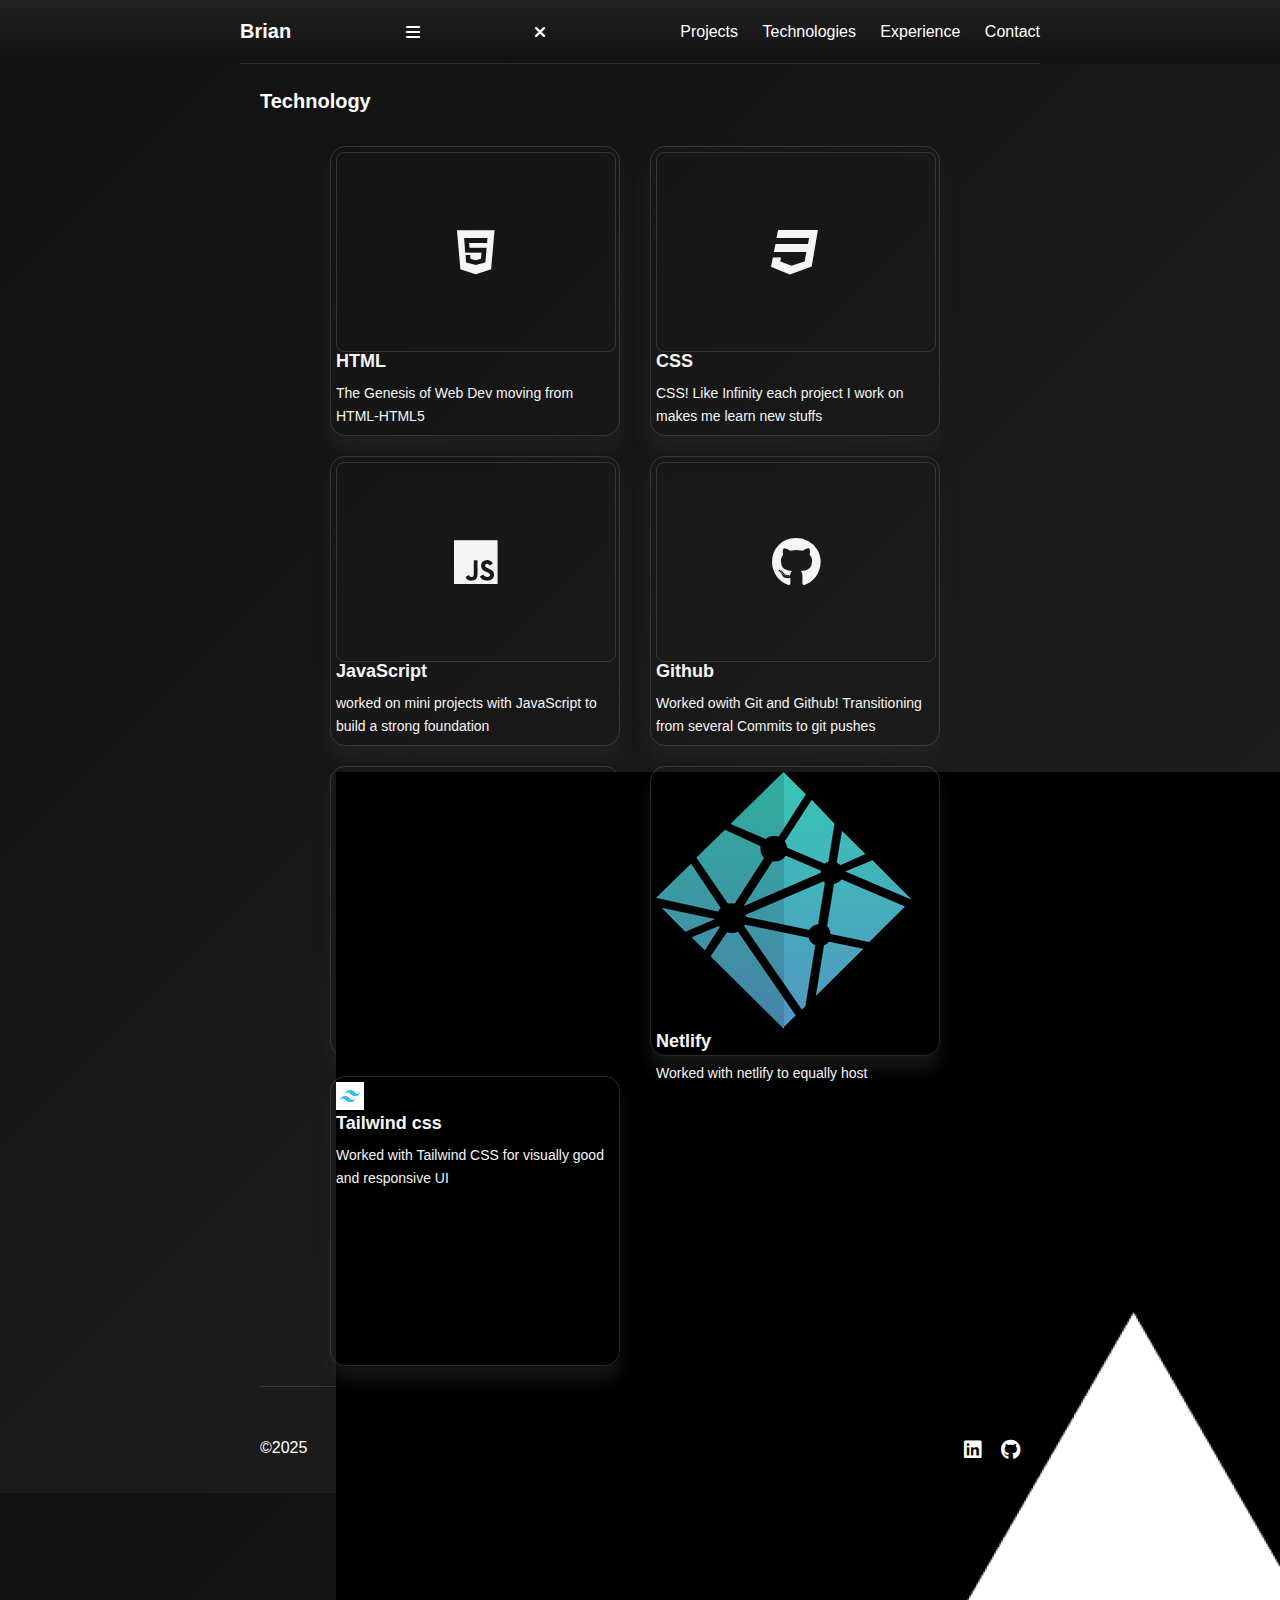
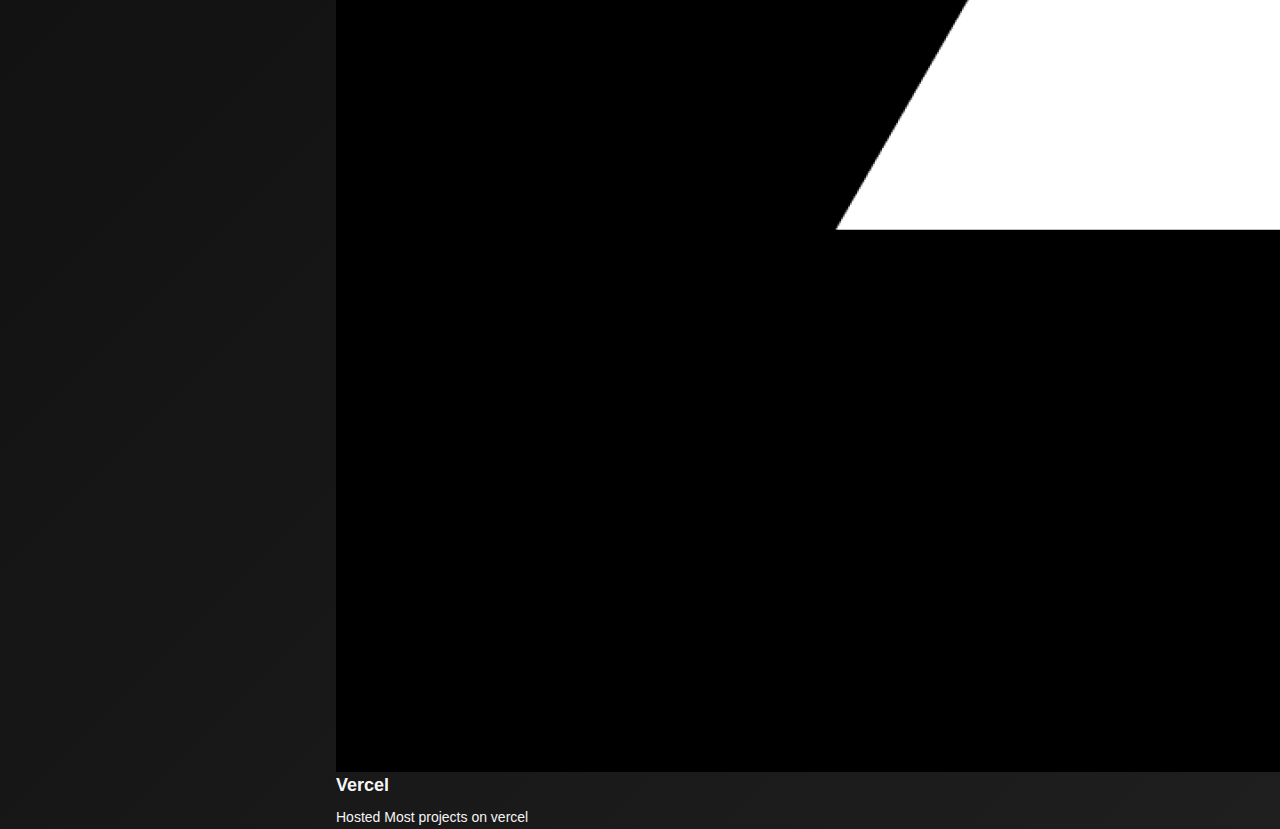
<file: html/skill.html>
<!DOCTYPE html>
<html lang="en">
<head>
  <meta charset="UTF-8">
  <meta name="viewport" content="width=device-width, initial-scale=1.0">
  <title>Document</title>
</head>
 <link rel="stylesheet" href="../style.css">
   <link rel="stylesheet" href="https://cdnjs.cloudflare.com/ajax/libs/font-awesome/6.5.0/css/all.min.css">
<body>
   <header>
    <div class="container navbar">
      <div class="logo" ><a href="index.html">Brian</a></div>
      <i class="fas fa-bars" class="bar"></i>
      <i class="fas fa-close"></i>
      <nav>
        <a href="project.html">Projects</a>
        <a href="skill.html" class="active">Technologies</a>
        <a href="experience.html">Experience</a>
        <a href="contact.html">Contact</a>
      </nav>
    </div>
    <div class="line"></div>
  </header>
  <main>
    <div class="container3">
     <h1>Technology</h1>

<div class="grid">
  <div class="projects">
    <div class="icx">
      <i class="fa-brands fa-html5"></i>
    </div>
    <h2>HTML</h2>
    <p>The Genesis of Web Dev moving from HTML-HTML5</p>
  </div>
  <div class="projects">
    <div class="icx">
      <i class="fa-brands fa-css3"></i>
    </div>
    <h2>CSS</h2>
    <p>CSS! Like Infinity each project I work on makes me learn new stuffs</p>
  </div>
  <div class="projects">
    <div class="icx">
      <i class="fa-brands fa-js"></i>
    </div>
    <h2>JavaScript</h2>
    <p>worked on mini projects with JavaScript to build a strong foundation </p>
  </div>
  <div class="projects">
    <div class="icx">
      <i class="fa-brands fa-github"></i>
    </div>
    <h2>Github</h2>
    <p>Worked owith Git and Github! Transitioning from several Commits to git pushes</p>
  </div>
  <div class="projects">
    <div class="icxx">
      <img src="../images/Vercel Logo.png" alt="" class="imgx">
    </div>
    <h2>Vercel</h2>
    <p>Hosted Most projects on vercel</p>
   </div>
  <div class="projects">
    <div class="icxx">
     <img src="../images/net.webp" alt="" class="imgx">
    </div>
    <h2>Netlify</h2>
    <p>Worked with netlify to equally host</p>
  </div>
  <div class="projects">
    <div class="icxx">
      <img src="../images/download.png" alt="" class="imgx">
    </div>
      <h2>Tailwind css</h2>
      <p>Worked with Tailwind CSS for visually good and responsive UI</p>
  </div>
</div>
  </section>
    <div class="line"></div>
  </main>
  <footer>
 <div class="foot">
   <p>&copy;2025</p>
    <div class="icon">
        <a href="https://www.linkedin.com/in/baye-brian-208a85350?utm_source=share&utm_campaign=share_via&utm_content=profile&utm_medium=android_app" target="_blank"><i class="fa-brands fa-linkedin"></i></a>
        <a href="https://github.com/Baye-Brian1" target="_blank"><i class="fa-brands fa-github"></i></a>
    </div>   
 </div>
</footer>
<script src="../script.js"></script>
</body>
</html>
</file>
<file: style.css>
*{
  box-sizing: border-box;
}
body {
  display: flex;
  flex-direction: column;
  min-height: 100vh; 
  margin: 0;
  background: linear-gradient(135deg, #111 0%, #222 100%);
  color: #fff;
  font-family: 'Segoe UI', 'Arial', sans-serif;
}
main {
  flex: 1;
}

header {
  position: fixed;    
  top: 0;
  left: 0;
  width: 100%;
  background: linear-gradient(to top, #111 0%, #222 100%);;
  z-index: 1000;
}

header .navbar {
  display: flex;
  justify-content: space-between;
  align-items: center;
  padding: 20px 0;
}
nav a {
  margin-left: 20px;
  text-decoration: none;
  color: white;
  font-size: 16px;
}
nav a:hover {
  color: #acaaaa;
}
nav a:active {
  color: #acaaaa;
  border-bottom: 1ps solid #acaaaa;
}
header .logo a{
  text-decoration: none;
  color: white;
  font-weight: bold;
  font-size: 20px;
  }
.logo a:hover{
  color: #acaaaa;
}
.container {
  max-width: 800px;
  margin: 0 auto;
  padding: 0 20px;
}
.line {
  max-width: 800px;
  margin: 0 auto;
  border-bottom: 1px solid #8580804f;
  }
  /* body */
.white{
  color: white;
}  
.container1 {
  max-width: 800px;
  min-height: 60vh;
  margin: 0 auto;
  color: rgb(154, 151, 151);
  padding: 20px;
  }
  h1 {
  margin-top: 70px;
  color: white;
  font-size: 20px;
  }

  p {
  line-height: 1.6;
  font-size: 16px;
  margin-bottom: 20px;
  }
  .container2{
    max-width: 800px;
    min-height: 100vh;
    margin: 0 auto;
    color: rgb(154, 151, 151);
    padding: 20px;
  }
  .grid{
    display: grid;
    grid-template-columns: repeat(2, 1fr);
    padding: 20px 70px;
    gap: 20px;
  }
  .project{
  cursor: pointer;
  color: whitesmoke;
  padding: 5px;
  background: transparent;
  border-radius: 15px;
  border: 1px solid #8580804f;
  width: 290px;
  height: 290px;
  box-shadow: 0 15px 15px rgba(40, 39, 39, 0.5);
}
.project h3{
  font-size: 18px;
  margin-top: -1px;
}
.project p{
  font-size: 14px;
  margin-top: -5px;
}
.imgb img{
  display: flex;
  justify-content: center;
  margin: 0 auto;
  align-items: center;
  width: 280px;
  border: 1px solid #8580804f;
  height: 200px;
  object-fit: cover;
  border-radius: 8px;
}
  /* footer */
.foot{
  display: flex;
  justify-content: space-between;
  align-items: center;
  max-width: 800px;
  margin: 0 auto;
  padding: 12px 20px;
}
.icon  a i{
  font-size: 20px;
  color: white;
  margin-left: 15px;
  cursor: pointer;
  transition: color 0.3s ease;
}
.icx i{
  display: flex;
  justify-content: center;
  margin: 0 auto;
  align-items: center;
  width: 280px;
  border: 1px solid #8580804f;
  height: 200px;
  object-fit: cover;
  border-radius: 8px;
  font-size: 50px;
}
.tech{
  display: flex;
  align-items: center;
  gap: 20px;
}
.container3{
    max-width: 800px;
    min-height: 100vh;
    margin: 0 auto;
    color: rgb(154, 151, 151);
    padding: 20px;
  }
  .projects{
  cursor: pointer;
  color: whitesmoke;
  padding: 5px;
  background: transparent;
  border-radius: 15px;
  border: 1px solid #8580804f;
  width: 290px;
  height: 290px;
  box-shadow: 0 15px 15px rgba(40, 39, 39, 0.5);
}
.projects h2{
  font-size: 18px;
  margin-top: -1px;
}
.projects p{
  font-size: 14px;
  margin-top: -5px;
}
.cent{
  display: flex;
  margin: 0, auto;
  justify-content: center;
}
</file>
